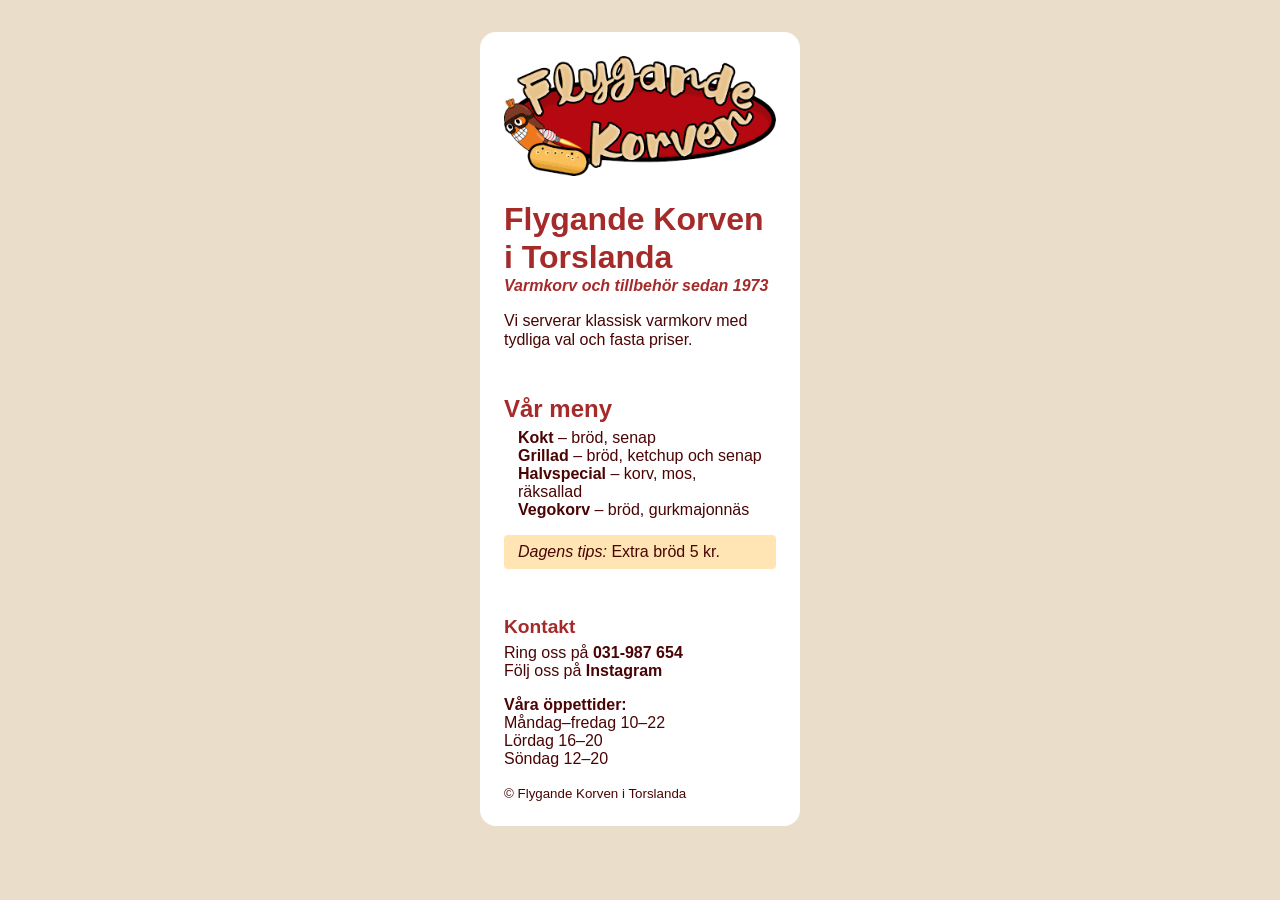
<file: index.html>
<!doctype html>
<html lang="sv">
  <head>
    <meta charset="utf-8">
    <meta name="viewport" content="width=device-width, initial-scale=1">
    <title>Flygande Korven</title>
    <link rel="stylesheet" href="style.css">
  </head>
  <body>
    <div class="menu-card">
      <header>
        <img 
        class="logo"
        src="assets/flygande-korven-logo.png"
        alt="Flygande Korven"/>
        <h1>Flygande Korven i Torslanda</h1>
        <p class="tagline">Varmkorv och tillbehör sedan 1973</p>
        <p class="description">Vi serverar klassisk varmkorv med tydliga val och fasta priser.</p>
      </header>
      <main>
        <h2>Vår meny</h2>
        <div class="meny">
          <ul>
            <li><b>Kokt</b> &ndash; bröd, senap</li>
            <li><b>Grillad</b> &ndash; bröd, ketchup och senap</li>
            <li><b>Halvspecial</b> &ndash; korv, mos, räksallad</li>
            <li><b>Vegokorv</b> &ndash; bröd, gurkmajonnäs</li>
          </ul>
        </div>
        <div class="tips">
          <p><em>Dagens tips:</em> Extra bröd 5 kr.</p>
        </div>
      </main>
      <footer>
        <h3>Kontakt</h3>
        <ul>
          <li>Ring oss på <a href="tel:031-987 654" target="_blank">031-987 654</a></li>
          <li>Följ oss på <a href="https://www.instagram.com/flygandekorven.se/" taget="_blank">Instagram</a></li>
        </ul>  
          <p><b>Våra öppettider:</b></p>
        <ul>  
          <li>Måndag&ndash;fredag 10&ndash;22</li>
          <li>Lördag 16&ndash;20</li>
          <li>Söndag 12&ndash;20</li>
        </ul>
        <small>© Flygande Korven i Torslanda</small>
      </footer>
    </div>
  </body>
</html>
</file>
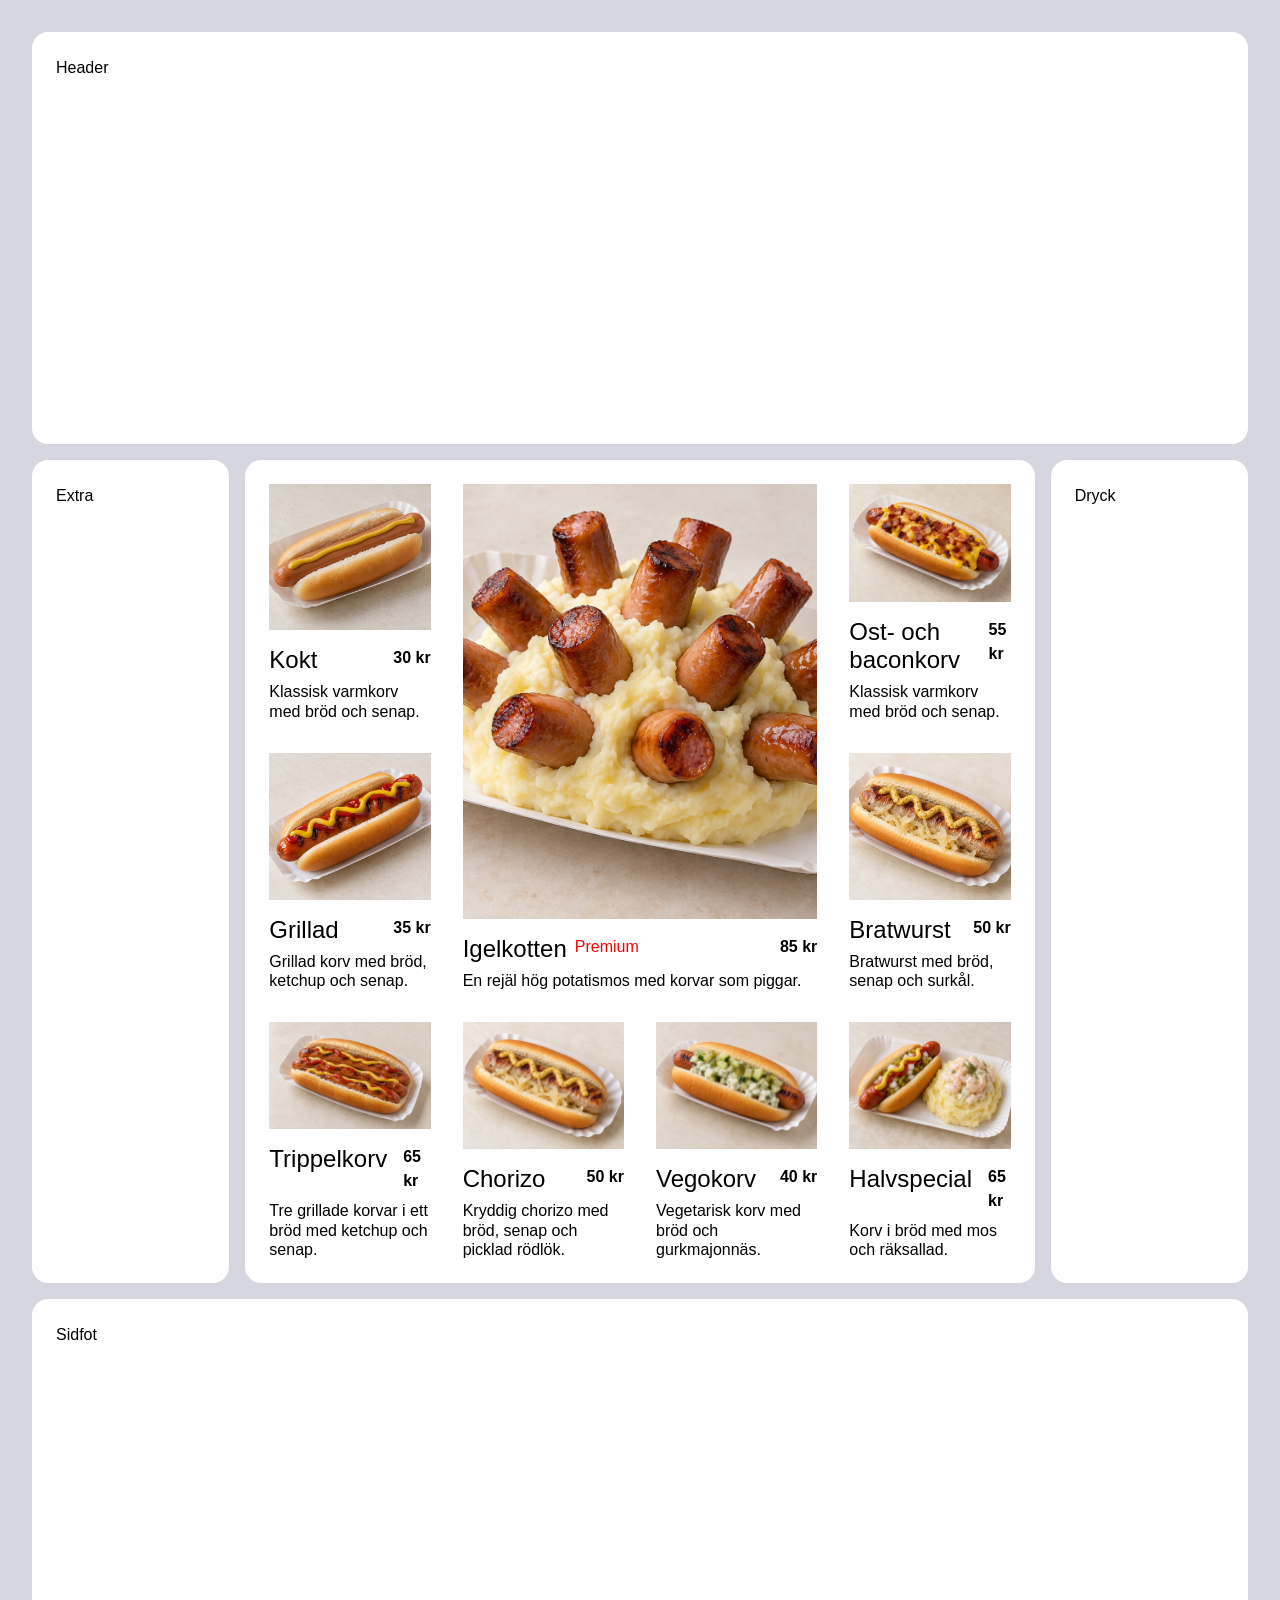
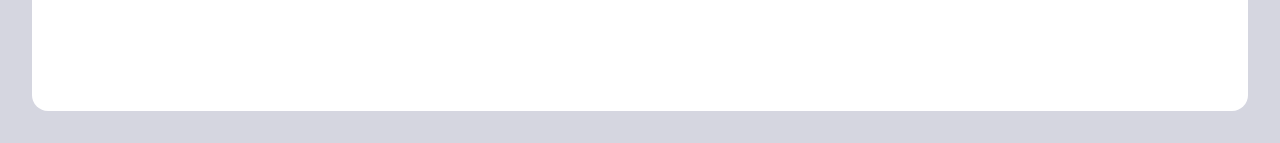
<file: grid/index.html>
<!doctype html>
<html lang="sv">
<head>
  <meta charset="utf-8">
  <meta name="viewport" content="width=device-width, initial-scale=1">
  <title>Flygande Korven – start med Flexbox</title>
  <link rel="stylesheet" href="style.css">
</head>
<body>
  <div class="layout">
    <header class="card menu-header">
      Header
    </header>
      <aside class="card">Extra</aside>
      <main class="card">
        <div class="dish-grid">
          <article class="dish-card">
            <img src="assets/kokt.jpg" width="1536" height="1024" alt="Kokt korv i bröd med senap">
            <div class="dish-copy">
              <div class="dish-heading">
                <div class="dish-label"><h2 class="dish-name">Kokt</h2></div>
                <p class="dish-price">30 kr</p>
              </div>
              <p class="dish-description">Klassisk varmkorv med bröd och senap.</p>
            </div>
          </article>
          <article class="dish-card featured">
            <img src="assets/igelkotten.jpg" width="1536" height="1024" alt="Potatismos med grillade korvbitar som piggar">
            <div class="dish-copy">
              <div class="dish-heading">
                <div class="dish-label"><h2 class="dish-name">Igelkotten</h2><span class="premium">Premium</span></div>
                <p class="dish-price">85 kr</p>
              </div>
              <p class="dish-description">En rejäl hög potatismos med korvar som piggar.</p>
            </div>
          </article>
          <article class="dish-card">
            <img src="assets/ostbacon.jpg" width="1536" height="1024" alt="Korv i bröd med ost och bacon">
            <div class="dish-copy">
              <div class="dish-heading">
                <div class="dish-label"><h2 class="dish-name">Ost- och baconkorv</h2></div>
                <p class="dish-price">55 kr</p>
              </div>
              <p class="dish-description">Klassisk varmkorv med bröd och senap.</p>
            </div>
          </article>
          <article class="dish-card">
            <img src="assets/grillad.jpg" width="1536" height="1024" alt="Grillad korv i bröd med ketchup och senap">
            <div class="dish-copy">
              <div class="dish-heading">
                <div class="dish-label"><h2 class="dish-name">Grillad</h2></div>
                <p class="dish-price">35 kr</p>
              </div>
              <p class="dish-description">Grillad korv med bröd, ketchup och senap.</p>
            </div>
          </article>
          <article class="dish-card">
            <img src="assets/bratwurst.jpg" width="1536" height="1024" alt="Bratwurst i bröd med senap och surkål">
            <div class="dish-copy">
              <div class="dish-heading">
                <div class="dish-label"><h2 class="dish-name">Bratwurst</h2></div>
                <p class="dish-price">50 kr</p>
              </div>
              <p class="dish-description">Bratwurst med bröd, senap och surkål.</p>
            </div>
          </article>
          <article class="dish-card">
            <img src="assets/trippelkorv.jpg" width="1536" height="1024" alt="Tre korvar i ett bröd med ketchup och senap">
            <div class="dish-copy">
              <div class="dish-heading">
                <div class="dish-label"><h2 class="dish-name">Trippelkorv</h2></div>
                <p class="dish-price">65 kr</p>
              </div>
              <p class="dish-description">Tre grillade korvar i ett bröd med ketchup och senap.</p>
            </div>
          </article>
          <article class="dish-card">
            <img src="assets/bratwurst.jpg" width="1536" height="1024" alt="Korv i bröd med senap, samma referensbild som Bratwurst">
            <div class="dish-copy">
              <div class="dish-heading">
                <div class="dish-label"><h2 class="dish-name">Chorizo</h2></div>
                <p class="dish-price">50 kr</p>
              </div>
              <p class="dish-description">Kryddig chorizo med bröd, senap och picklad rödlök.</p>
            </div>
          </article>
          <article class="dish-card">
            <img src="assets/vegokorv.jpg" width="1536" height="1024" alt="Vegokorv i bröd med gurkmajonnäs">
            <div class="dish-copy">
              <div class="dish-heading">
                <div class="dish-label"><h2 class="dish-name">Vegokorv</h2></div>
                <p class="dish-price">40 kr</p>
              </div>
              <p class="dish-description">Vegetarisk korv med bröd och gurkmajonnäs.</p>
            </div>
          </article>
          <article class="dish-card">
            <img src="assets/halvspecial.jpg" width="1536" height="1024" alt="Korv i bröd med mos och räksallad">
            <div class="dish-copy">
              <div class="dish-heading">
                <div class="dish-label"><h2 class="dish-name">Halvspecial</h2></div>
                <p class="dish-price">65 kr</p>
              </div>
              <p class="dish-description">Korv i bröd med mos och räksallad.</p>
            </div>
          </article>
        </div>
      </main>
      <aside class="card">Dryck</aside>
    <footer class="card">Sidfot</footer>
  </div>



<div class="menu-wrapper">
  <header class="card menu-header">
    <div class="logo"><img src="assets/flygande-korven-logo.png" width="338" height="149" alt="Flygande Korven"></div>
    <div class="text">
      <h1>Flygande Korven i Torslanda</h1>
      <div class="intro-lines"><p>Varmkorv och tillbehör sedan 1973</p><p>Vi serverar klassisk varmkorv med tydliga val och fasta priser.</p></div>
    </div>
  </header>
  <!-- Nästa steg: flytta upp de tre panelerna och ta bort denna wrapper. -->
  <div class="menu-middle">
  <aside class="card side-menu" aria-labelledby="extra-heading">
    <h2 id="extra-heading">Extra</h2>
    <ul><li>Extra bröd – 5 kr</li><li>Potatismos – 20 kr</li><li>Räksallad – 15 kr</li><li>Rostad lök – 5 kr</li></ul>
  </aside>
  <main class="card main-menu" aria-label="Korvmeny">

  </main>
  <aside class="card side-menu" aria-labelledby="drink-heading">
    <h2 id="drink-heading">Dryck</h2>
    <ul><li>Vatten – 15 kr</li><li>Pucko – 25 kr</li><li>Kaffe – 20 kr</li><li>Festis – 15 kr</li></ul>
  </aside>
  </div>
  <footer class="card menu-footer">
    <div class="footer-copy">
      <h2>Öppet</h2>
      <ul><li>mån–fre 10–22</li><li>lör 12–24</li><li>sön 12–20</li></ul>
    </div>
    <div class="logo"><img src="assets/flygande-korven-logo.png" width="338" height="149" alt="Flygande Korven"></div>
    <div class="footer-copy contact">
      <div class="contact-content">
      <h2>Kontakt</h2>
      <ul><li>Korvvägen 1</li><li>Torslanda</li><li><a href="tel:031987654">Ring: 031-987 654</a></li></ul>
      </div>
    </div>
  </footer>
</div>
</body>
</html>
</file>
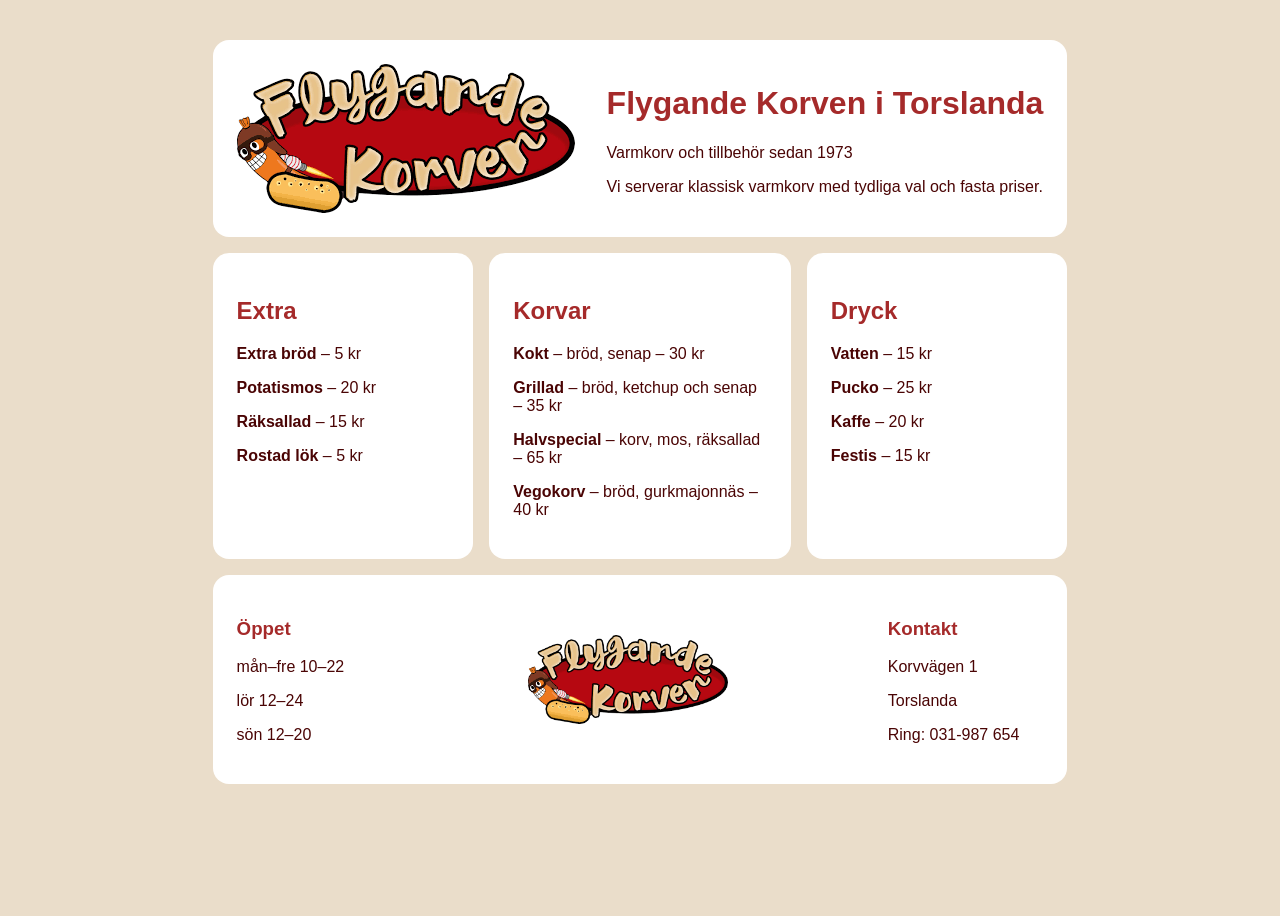
<file: meny/index.html>
<!doctype html>
<html lang="sv">
  <head>
    <meta charset="utf-8">
    <meta name="viewport" content="width=device-width, initial-scale=1">
    <title>Flygande Korven</title>
    <link rel="stylesheet" href="style.css">
  </head>
  <body>
  <div class="menu-wrapper">
    <header class="card">
        <div class="logo"><img src="../assets/flygande-korven-logo.png"></div>
        <div class="text">
          <h1>Flygande Korven i Torslanda</h1>
          <ul>
            <li>Varmkorv och tillbehör sedan 1973</li>
            <li>Vi serverar klassisk varmkorv med tydliga val och fasta priser.</li>
          </ul>
        </div> 
    </header>
    <div class="mid-menu">
      <aside class="card">
        <h2>Extra</h2>
        <ul>
          <li><strong>Extra bröd</strong> &ndash; 5 kr</li>
          <li><strong>Potatismos</strong> &ndash; 20 kr</li>
          <li><strong>Räksallad</strong> &ndash; 15 kr</li>
          <li><strong>Rostad lök</strong> &ndash; 5 kr</li>
        </ul>
      </aside>
      <main class="card">
        <h2>Korvar</h2>
        <ul>
          <li><strong>Kokt</strong> &ndash; bröd, senap &ndash; 30 kr</li>
          <li><strong>Grillad</strong> &ndash; bröd, ketchup och senap &ndash; 35 kr</li>
          <li><strong>Halvspecial</strong> &ndash; korv, mos, räksallad &ndash; 65 kr</li>
          <li><strong>Vegokorv</strong> &ndash; bröd, gurkmajonnäs &ndash; 40 kr</li>
        </ul>
      </main>
      <aside class="card">
          <h2>Dryck</h2>
        <ul>
          <li><strong>Vatten</strong> &ndash; 15 kr</li>
          <li><strong>Pucko</strong> &ndash; 25 kr</li>
          <li><strong>Kaffe</strong> &ndash; 20 kr</li>
          <li><strong>Festis</strong> &ndash; 15 kr</li>
        </ul>
      </aside>
    </div>
    <footer class="card">
      <div class="text">
        <h3>Öppet</h3>
        <ul>
          <li>mån&ndash;fre 10&ndash;22</li>
          <li>lör 12&ndash;24</li>
          <li>sön 12&ndash;20</li>
        </ul>
      </div>
      <div class="logo">
        <img src="../assets/flygande-korven-logo.png">
      </div>
      <div class="text">
        <h3>Kontakt</h3>
        <ul>
          <li>Korvvägen 1</li>
          <li>Torslanda</li>
          <li>Ring: 031-987 654</li>
        </ul>
      </div>
    </footer>
    </div>
  </body>
</html>
</file>
<file: style.css>
* {
    margin: 0;
    padding: 0;
    box-sizing: border-box;    
}

header {
    margin-bottom: 48px;
}

body {
    background: #EADDCA;
    padding: 2rem;
    color: #4A0404;
    font-family:'Segoe UI', Tahoma, Geneva, Verdana, sans-serif;
    font-size: 1rem;
}

footer {
    margin-top: 48px;
}

p.tagline {
    color: #A52A2A;
    font-weight: 700;
    font-style: italic;
    margin-bottom: 16px;
}
p.description {
    font-size: 1rem;
    line-height: 1.2rem;
}

ul {
    list-style-type: none;
    margin-bottom: 16px;
}

.meny {
    padding-inline: 14px;
}

a {
    color: #4A0404;
    font-weight: 700;
    text-decoration: none;
}
a:hover {
    color: #A52A2A;
    text-decoration: underline;
}

.menu-card {
    background-color: #fff;
    padding: 24px;
    width: 320px;
    border-radius: 16px;
    margin: 0 auto;
}

.menu-card h1 {
    color: #A52A2A;
    line-height: 2.4rem;
    margin: 0 auto;
}
.menu-card h2 {
    color:#A52A2A;
    font-size: 1.5rem;
    line-height: 1.5rem;
    margin-bottom: 8px;
}
.menu-card h3 {
    color:#A52A2A;
    font-size: 1.2rem;
    line-height: 1.2rem;
    margin-bottom: 8px;
}

.logo {
    display: block;
    width: 100%;
    height: auto;
    margin-bottom: 24px;
}

.tips {
    background: #FFE5B4;
    padding-block: 8px;
    padding-inline: 14px;
    border-radius: 4px;
}
</file>
<file: grid/style.css>
/* Gemensamma grundstilar från den första menyn. */
* { 
  box-sizing: border-box; 
}

body { 
  color: #000; 
  font-family: Arial, sans-serif; 
  font-size: 16px; 
  margin: 0; 
  padding: 32px; 
  background: #d5d6e0; 
  line-height: 24px; 
}

h1, h2, h3, p, ul { 
  margin: 0; 
}

h1 { 
  font-size: 32px; 
  line-height: 40px; 
}

h2 { 
  font-size: 24px; 
  line-height: 28px; 
}

ul { 
  list-style: none; 
  padding: 0; 
}

.main-menu li strong { 
  font-weight: 400; 
}

a { 
  color: inherit; 
}

.tagline { 
  font-weight: 400; 
}

.description { 
  font-size: 16px; 
  line-height: 24px; 
}

.menu-tip { 
  font-size: 14px; 
  line-height: 20px; 
}

.copyright { 
  margin-top: 16px; 
  font-size: 12px; 
  line-height: 16px; 
  text-align: center; 
}

.card { 
  background: #fff; 
  border-radius: 16px; 
  padding: 24px; 
}

.menu-header {
  display: flex;
  flex-direction: column;
  gap: 16px;
}

.logo img { 
  display: block; 
  width: 100%; 
  max-width: 190px; 
  height: auto; 
}

.menu-wrapper {
  display: none;
  flex-direction: column;
  gap: 16px;
}

.menu-middle {
  display: flex;
  gap: 16px;
}

.menu-middle > aside { 
  flex-basis: 20%; 
  min-width: 0; 
}
.menu-middle > .main-menu { 
  flex-grow: 1; 
  min-width: 0; 
}

.menu-wrapper > header { 
  display: flex; 
  align-items: center; 
  gap: 32px; 
}

.logo { 
  flex-basis: 190px; 
  flex-shrink: 0; 
  min-width: 0; 
  display: flex; 
  align-items: center; 
  justify-content: center; 
}

.text {
  flex-grow: 1;
  min-width: 0;
  display: flex;
  flex-direction: column;
  align-items: flex-start;
  justify-content: center;
  gap: 8px;
  text-align: left;
}

.text h1 { 
  margin-bottom: 8px; 
}

.menu-wrapper > footer { 
  display: flex; 
  justify-content: space-between; 
  gap: 16px; 
}
.footer-copy { 
  flex-basis: 20%; 
  min-width: 0; 
}

.footer-copy {
  display: flex;
  flex-direction: column;
  align-items: flex-start;
  justify-content: flex-start;
  gap: 16px;
  text-align: left;
}
.side-menu, .main-menu { 
  display: flex; 
  flex-direction: column; 
  gap: 16px; 
}



/* Nya menybilder: bara en grundregel så att de ryms i sidan.
   Korvkortens utseende, Flexbox och Grid skriver du själv. */
.dish-card img {
  display: block;
  max-width: 100%;
  height: auto;
  /* aspect-ratio: 3 / 2; */
  flex-grow: 1;
  object-fit: cover;
}

.dish-card {
  display: flex;
  flex-direction: column;
  gap: 16px;
}

.dish-card.featured {
  grid-column: 2 / 4;
  grid-row: 1 / 3;
}

.dish-grid {
  display: grid;
  grid-template-columns: 1fr 1fr 1fr 1fr;
  grid-template-rows: 1fr 1fr 1fr;
  gap: 32px;
}

.dish-copy {
  display: flex;
  flex-direction: column;
  gap: 8px;
}

.dish-heading {
  display: flex;
  flex-direction: row;
  justify-content: space-between;
  gap: 16px;
}

.dish-label {
  display: flex;
  flex-direction: row;
  gap: 8px;
}

.dish-description {
  line-height: 120%;
}

.dish-name {
  font-weight: 400;
}

.dish-price {
  font-weight: 700;
}

.premium {
 color: red;
}

/* Din uppgift: se README.md och Figma. Börja med HTML-strukturen. */

/* Samma gruppering av kontaktuppgifterna som i den tidigare footern. */
.contact-content { 
  display: flex; 
  flex-direction: column; 
  gap: 16px; 
}



/* Grid layout */
.layout {
  display: grid;
  grid-template-columns: 1fr 4fr 1fr;
  grid-template-rows: 1fr 2fr 1fr;
  gap: 16px;
}

header, footer {
  grid-column: 1 / -1;
  display: flex;
}

aside {
  display: flex;
}

@media (max-width: 500px) {
  .layout {
    display: flex;
    flex-direction: column;
    gap: 16px;
  }

  .dish-grid {
    grid-template-columns: 1fr;
  }

  .dish-card.featured {
  grid-column: span 1;
  grid-row: span 1;
  }
}
</file>
<file: meny/style.css>
* {
    box-sizing: border-box; 
}

body {
    background: #EADDCA;
    padding: 2rem;
    color: #4A0404;
    font-family:'Segoe UI', Tahoma, Geneva, Verdana, sans-serif;
    font-size: 1rem;
    height: 100vh;
    display: flex;
    flex-wrap: wrap;
    justify-content: center;
    align-content: flex-start;
    
}

ul {
    list-style-type: none;
    padding-left: 0;
}

li {
    margin-bottom: 16px;
}

.card {
    background: white;
    border-radius: 16px;
    padding: 24px;
}

.menu-wrapper {
    display: flex;
    flex-direction: column;
    gap: 16px;
}

.mid-menu {
    display: flex;
    justify-content: space-between;
    gap: 16px;
}

.mid-menu aside {
    flex-basis: 300px;
}

.mid-menu main {
    flex-grow: 1;
}

header {
    display: flex;
    gap: 32px;
}

header .logo {
    flex-basis: 338px;
    display: flex;
    justify-content: center;
    align-items: center;
}

header .text {
    flex-grow: 1;
}

footer {
    display: flex;
    justify-content: space-between;
}

footer .logo {
    display: flex;
    justify-content: center;
    align-items: center;
}

footer .logo img {
    width: 200px;
}

footer .text {
    margin-right: 24px;
}

h1, h2, h3 {
    color: #A52A2A;
}

@media (max-width: 599px) {
    .card {
        flex-direction: column;
    }
    .mid-menu {
        flex-direction: column;
    }
    li {
        margin-bottom: 0px;
    }
}

@media (min-width: 500px) and (max-width: 700px) {
    .card {
        background: #4A0404;
    }
}
</file>
